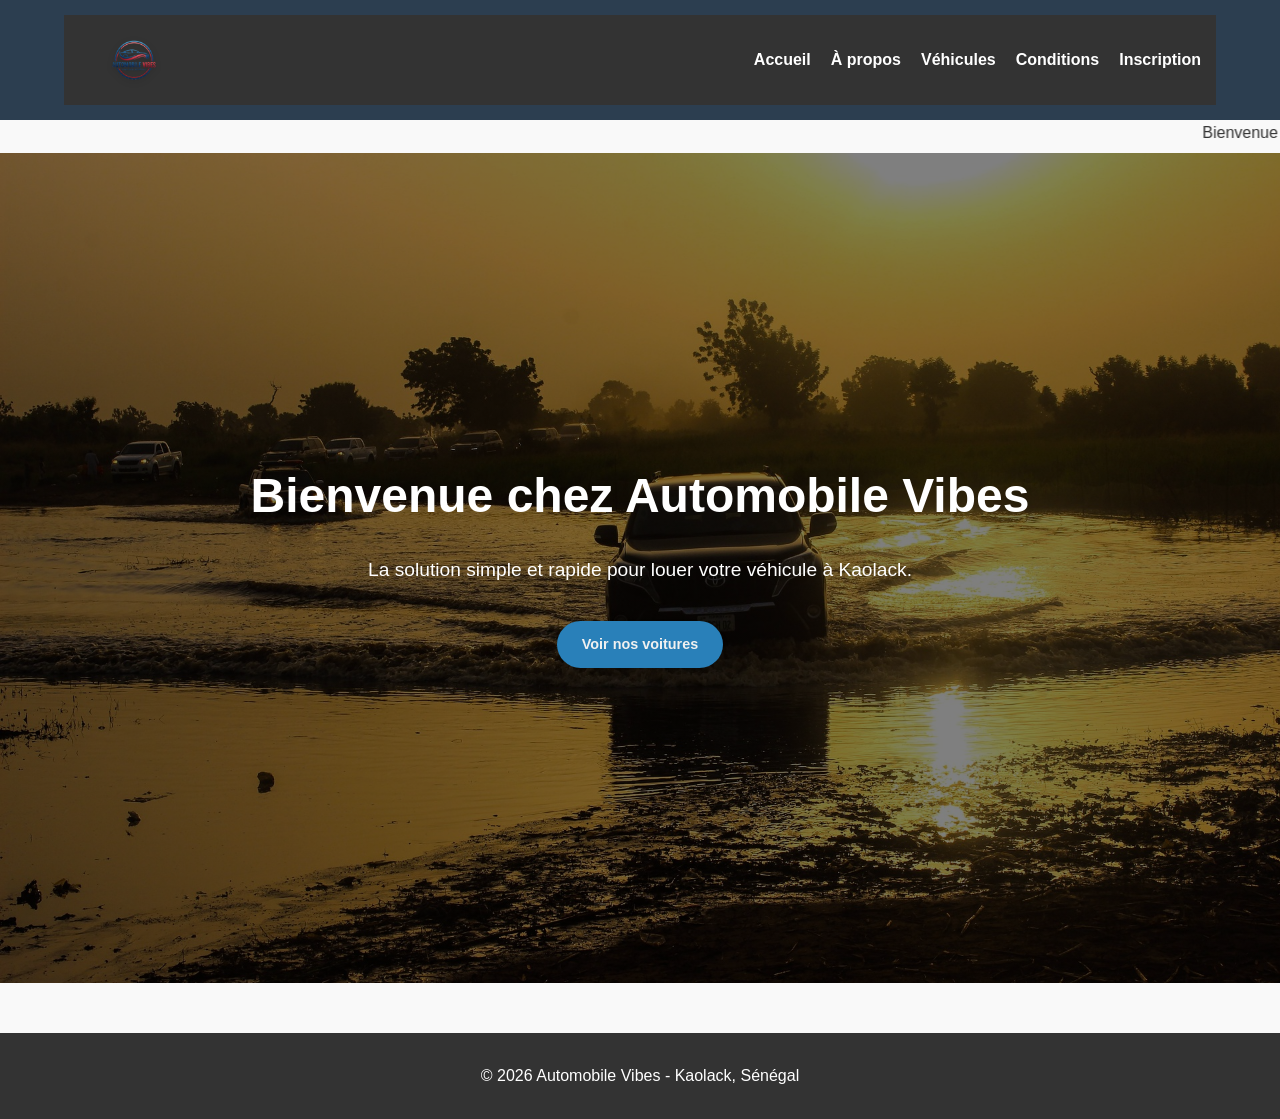
<file: index.html>
<!DOCTYPE html>
<html lang="fr">
<head>
    <meta charset="UTF-8">
    <meta name="viewport" content="width=device-width, initial-scale=1.0">
    <title>Automobile Vibes | Location de Voitures</title>
    <link rel="stylesheet" href="style.css">
</head>
<body>

    <header>
        <nav>
           <a href="index.html" class="logo-wrapper">
            <img src="IMAGE/logo.png" alt="Logo Automobile Vibes">
        </a>
            <ul>
                <li><a href="index.html">Accueil</a></li>
                <li><a href="a-propos.html">À propos</a></li>
                <li><a href="vehicules.html">Véhicules</a></li>
                <li><a href="conditions.html">Conditions</a></li>
                <li><a href="inscription.html">Inscription</a></li>
            </ul>
        </nav>
    </header>
<marquee behavior="scroll" direction="left" scrollamount="6">
        Bienvenue chez Automobile Vibes à Kaolack ! Profitez de nos véhicules récents et fiables pour tous vos déplacements. Réservations ouvertes maintenant !
    </marquee>
    <main>
        <section id="hero">
            <h1>Bienvenue chez Automobile Vibes</h1>
            <p>La solution simple et rapide pour louer votre véhicule à Kaolack.</p>
            <a href="vehicules.html" class="btn">Voir nos voitures</a>
        </section>
    </main>

    <footer>
        <p>&copy; 2026 Automobile Vibes - Kaolack, Sénégal</p>
    </footer>

</body>
</html>
</file>
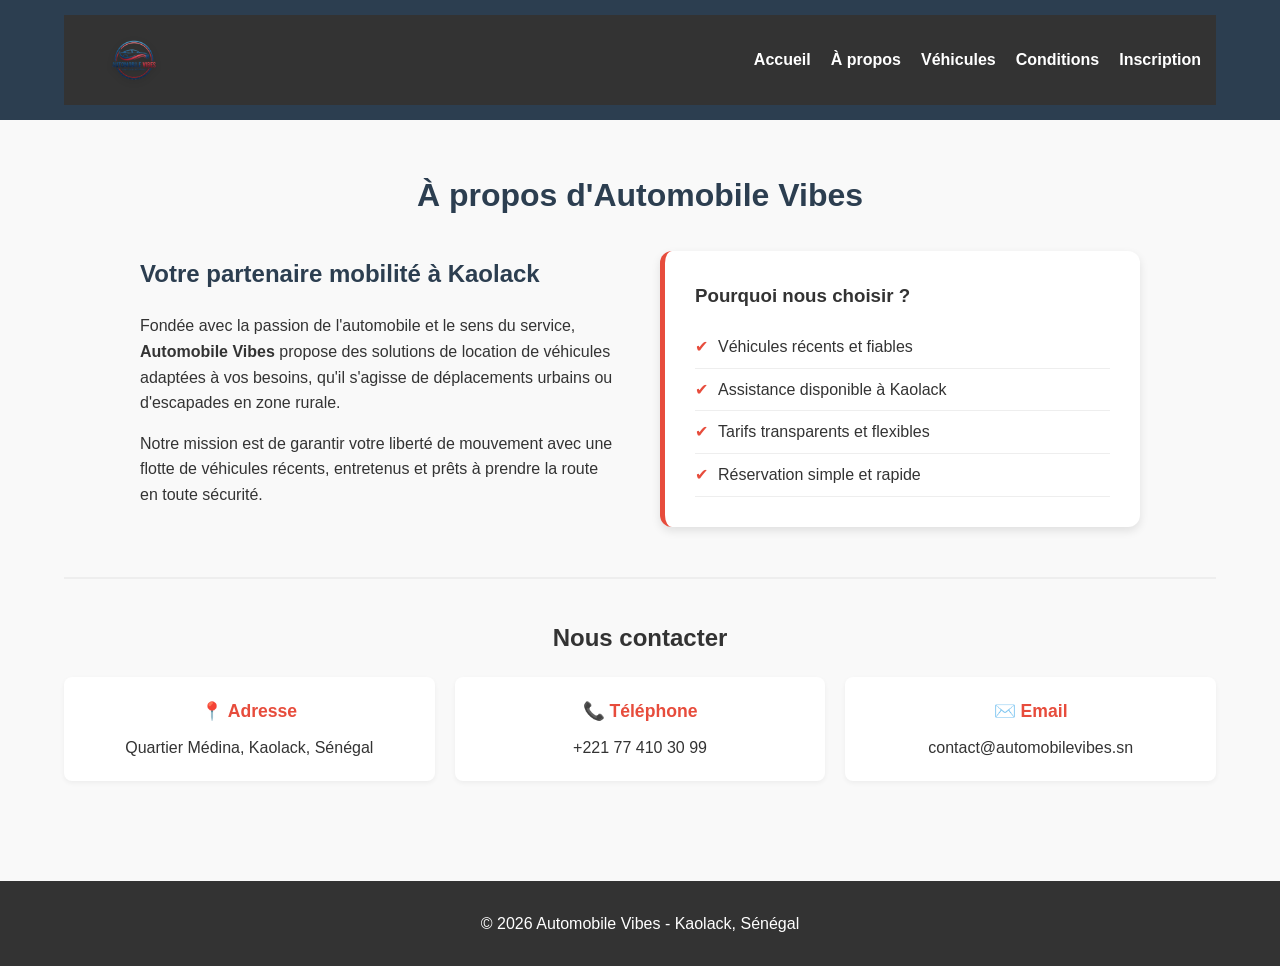
<file: a-propos.html>
<!DOCTYPE html>
<html lang="fr">
<head>
    <meta charset="UTF-8">
    <meta name="viewport" content="width=device-width, initial-scale=1.0">
    <title>À propos | Automobile Vibes</title>
    <link rel="stylesheet" href="style.css">
</head>
<body>

    <header>
        <nav>
            <a href="index.html" class="logo-wrapper">
            <img src="IMAGE/logo.png" alt="Logo Automobile Vibes">
        </a>
            <ul>
                <li><a href="index.html">Accueil</a></li>
                <li><a href="a-propos.html">À propos</a></li>
                <li><a href="vehicules.html">Véhicules</a></li>
                <li><a href="conditions.html">Conditions</a></li>
                <li><a href="inscription.html">Inscription</a></li>
            </ul>
        </nav>
    </header>
    <main class="content-page">
        <h1>À propos d'Automobile Vibes</h1>
        
        <section class="about-section">
            <div class="about-text">
                <h2>Votre partenaire mobilité à Kaolack</h2>
                <p>Fondée avec la passion de l'automobile et le sens du service, <strong>Automobile Vibes</strong> propose des solutions de location de véhicules adaptées à vos besoins, qu'il s'agisse de déplacements urbains ou d'escapades en zone rurale.</p>
                <p>Notre mission est de garantir votre liberté de mouvement avec une flotte de véhicules récents, entretenus et prêts à prendre la route en toute sécurité.</p>
            </div>
            
            <div class="about-features">
                <div class="feature-box">
                    <h3>Pourquoi nous choisir ?</h3>
                    <ul>
                        <li>Véhicules récents et fiables</li>
                        <li>Assistance disponible à Kaolack</li>
                        <li>Tarifs transparents et flexibles</li>
                        <li>Réservation simple et rapide</li>
                    </ul>
                </div>
            </div>
        </section>
                    <!-- Section Contact -->
<section class="contact-section">
    <h2>Nous contacter</h2>
    <div class="contact-grid">
        <div class="contact-item">
            <h3>📍 Adresse</h3>
            <p>Quartier Médina, Kaolack, Sénégal</p>
        </div>
        <div class="contact-item">
            <h3>📞 Téléphone</h3>
            <p>+221 77 410 30 99</p>
        </div>
        <div class="contact-item">
            <h3>✉️ Email</h3>
            <p>contact@automobilevibes.sn</p>
        </div>
    </div>
</section>
    </main>

    <footer>
        <p>&copy; 2026 Automobile Vibes - Kaolack, Sénégal</p>
    </footer>

</body>
</html>
</file>
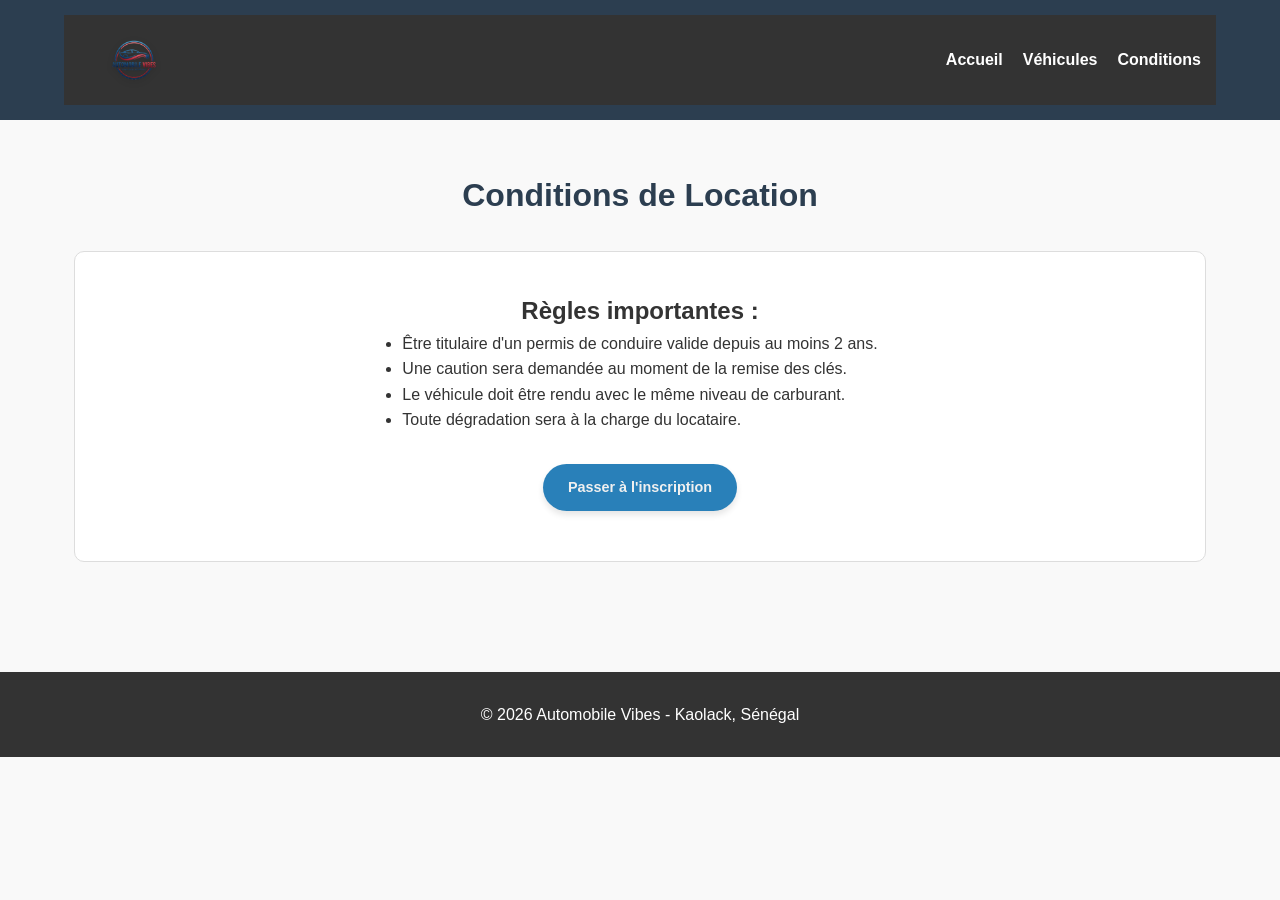
<file: conditions.html>
<!DOCTYPE html>
<html lang="fr">
<head>
    <meta charset="UTF-8">
    <meta name="viewport" content="width=device-width, initial-scale=1.0">
    <title>Conditions de Location | Automobile Vibes</title>
    <link rel="stylesheet" href="style.css">
</head>
<body>

    <header>
        <nav>
            <a href="index.html" class="logo-wrapper">
            <img src="IMAGE/logo.png" alt="Logo Automobile Vibes">
        </a>
            <ul>
                <li><a href="index.html">Accueil</a></li>
                <li><a href="vehicules.html">Véhicules</a></li>
                <li><a href="conditions.html">Conditions</a></li>
            </ul>
        </nav>
    </header>
    <main class="content-page">
        <h1>Conditions de Location</h1>
        <div class="card" style="padding: 40px; text-align: left;">
            <h2>Règles importantes :</h2>
            <ul>
                <li>Être titulaire d'un permis de conduire valide depuis au moins 2 ans.</li>
                <li>Une caution sera demandée au moment de la remise des clés.</li>
                <li>Le véhicule doit être rendu avec le même niveau de carburant.</li>
                <li>Toute dégradation sera à la charge du locataire.</li>
            </ul>
            <br>
            <a href="inscription.html" class="btn">Passer à l'inscription</a>
        </div>
    </main>

    <footer>
        <p>&copy; 2026 Automobile Vibes - Kaolack, Sénégal</p>
    </footer>

</body>
</html>
</file>
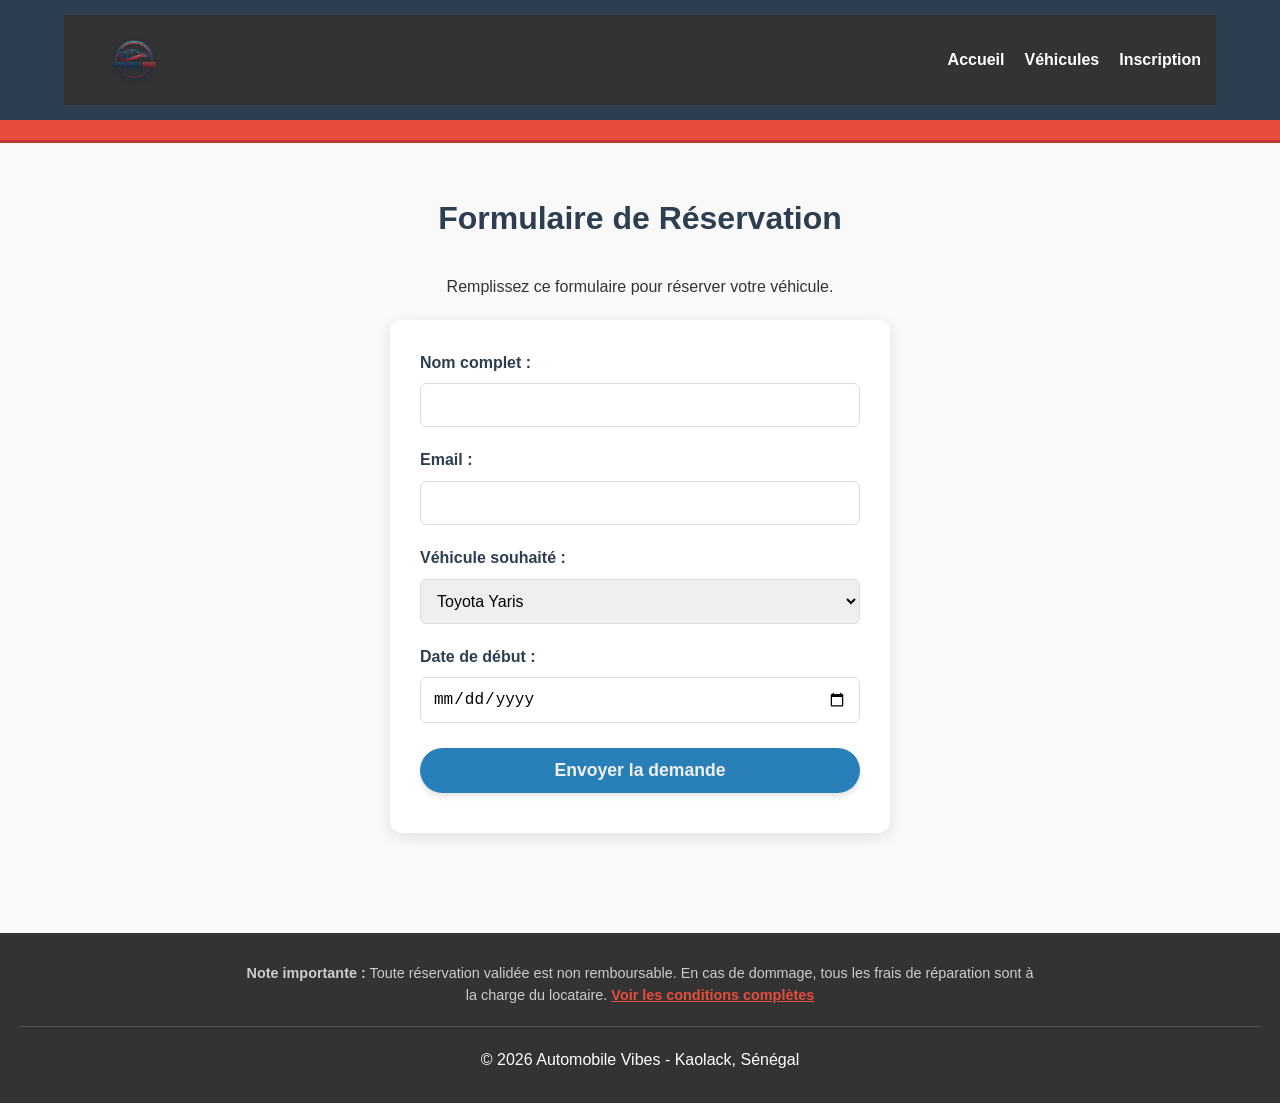
<file: inscription.html>
<!DOCTYPE html>
<html lang="fr">
<head>
    <meta charset="UTF-8">
    <meta name="viewport" content="width=device-width, initial-scale=1.0">
    <title>Inscription | Automobile Vibes</title>
    <link rel="stylesheet" href="style.css">
</head>
<body>

    <header>
        <nav>
        <a href="index.html" class="logo-wrapper">
            <img src="IMAGE/logo.png" alt="Logo Automobile Vibes">
        </a>
            <ul>
                <li><a href="index.html">Accueil</a></li>
                <li><a href="vehicules.html">Véhicules</a></li>
                <li><a href="inscription.html">Inscription</a></li>
            </ul>
        </nav>
    </header>
    <div class="marquee-container">
</div>

    <main class="content-page">
        <h1>Formulaire de Réservation</h1>
        <p style="text-align: center; margin-bottom: 20px;">Remplissez ce formulaire pour réserver votre véhicule.</p>

        <form class="booking-form" action="#" method="post">
            <div class="form-group">
                <label for="name">Nom complet :</label>
                <input type="text" id="name" name="name" required>
            </div>

            <div class="form-group">
                <label for="email">Email :</label>
                <input type="email" id="email" name="email" required>
            </div>

            <div class="form-group">
                <label for="car">Véhicule souhaité :</label>
                <select id="car" name="car">
                    <option value="yaris">Toyota Yaris</option>
                    <option value="208">Peugeot 208</option>
                    <option value="hilux">Toyota Hilux</option>
                    <option value="l200">Mitsubishi L200</option>
                    <option value="mercedes">Mercedes Classe E</option>
                    <option value="bmw">BMW Série 5</option>
                </select>
            </div>

            <div class="form-group">
                <label for="date">Date de début :</label>
                <input type="date" id="date" name="date" required>
            </div>

            <button type="submit" class="btn">Envoyer la demande</button>
        </form>
    </main>

  <footer>
    <div class="footer-legal">
        <p><strong>Note importante :</strong> Toute réservation validée est non remboursable. En cas de dommage, tous les frais de réparation sont à la charge du locataire. 
        <a href="conditions.html" style="color: #e74c3c; font-weight: bold; text-decoration: underline;">Voir les conditions complètes</a></p>
    </div>
    <hr style="margin: 20px 0; border: 0; border-top: 1px solid #555;">
    <p>&copy; 2026 Automobile Vibes - Kaolack, Sénégal</p>
</footer>
<script>
    // 1. Récupérer le paramètre "voiture" dans l'URL (ex: ?voiture=yaris)
    const params = new URLSearchParams(window.location.search);
    const voitureChoisie = params.get('voiture');

    // 2. Si une voiture a été choisie, on sélectionne l'option correspondante
    if (voitureChoisie) {
        const select = document.getElementById('car');
        select.value = voitureChoisie;
    }
</script>
</body>
</html>
</file>
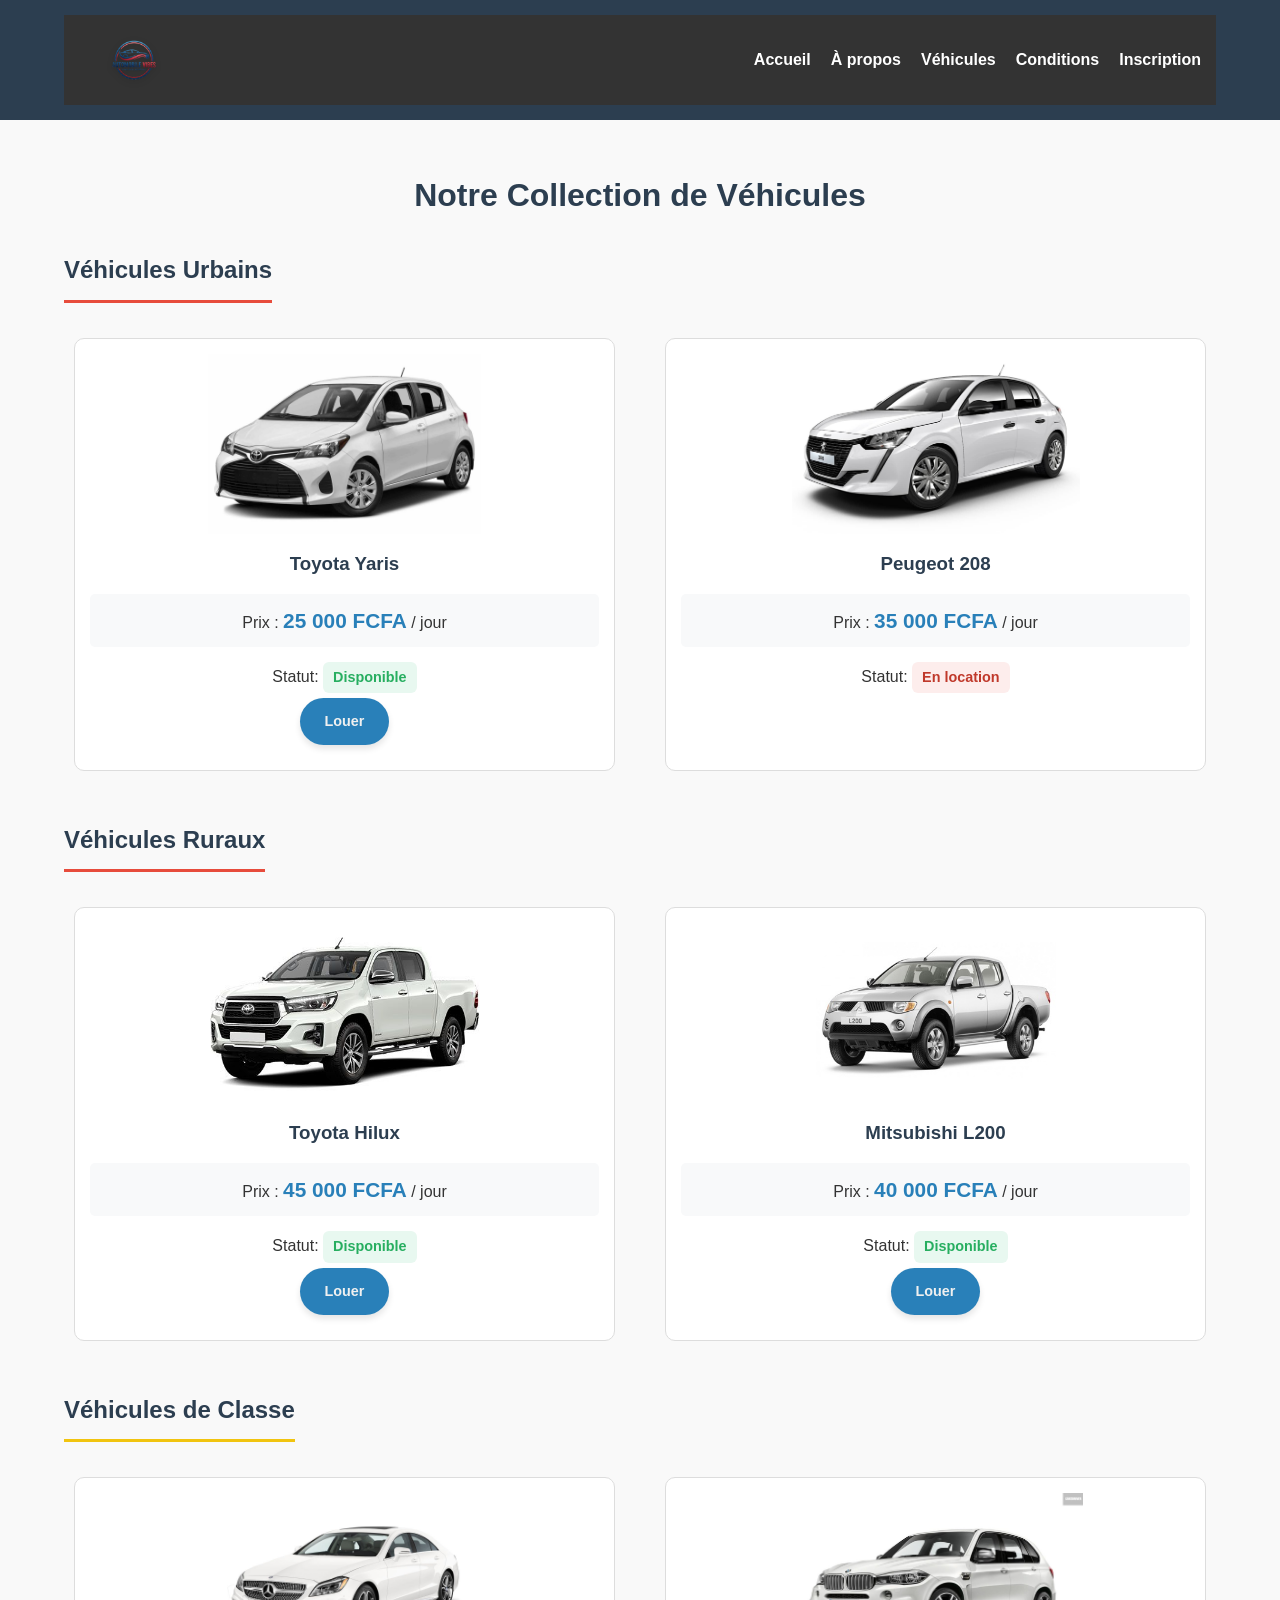
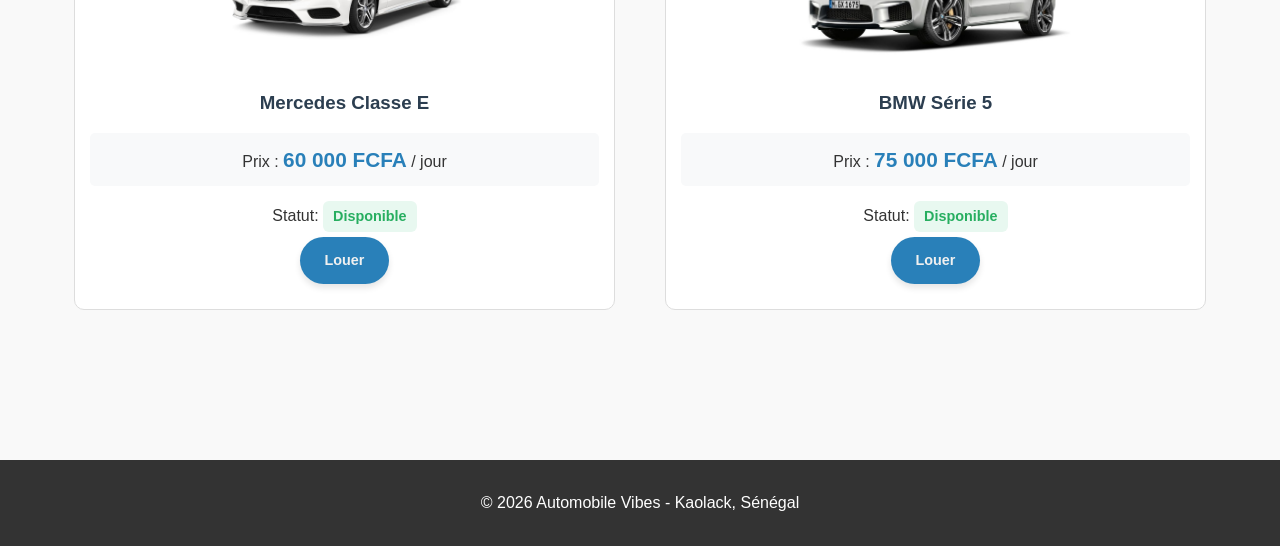
<file: vehicules.html>
<!DOCTYPE html>
<html lang="fr">
<head>
    <meta charset="UTF-8">
    <meta name="viewport" content="width=device-width, initial-scale=1.0">
    <title>Nos Véhicules | Automobile Vibes</title>
    <link rel="stylesheet" href="style.css">
</head>
<body>

    <header>
        <nav>
            <a href="index.html" class="logo-wrapper">
            <img src="IMAGE/logo.png" alt="Logo Automobile Vibes">
        </a>
            <ul>
                <li><a href="index.html">Accueil</a></li>
                <li><a href="a-propos.html">À propos</a></li>
                <li><a href="vehicules.html">Véhicules</a></li>
                <li><a href="conditions.html">Conditions</a></li>
                <li><a href="inscription.html">Inscription</a></li>
            </ul>
        </nav>
    </header>

    <main class="content-page">
        <h1>Notre Collection de Véhicules</h1>

        <!-- Catégorie Urbain -->
        <section class="category-section">
            <h2>Véhicules Urbains</h2>
            <div class="grid-container">
                <!-- Voiture 1 -->
                <article class="card">
                    <img src="IMAGE/Toyota Yaris.jpg" alt="Toyota Yaris" class="car-photo">
                    <div class="card-content">
                        <h3>Toyota Yaris</h3>
                        <div class="tarif">
        <p>Prix : <strong>25 000 FCFA</strong> / jour</p>
    </div>
                        <p>Statut: <span class="status available">Disponible</span></p>
                        <a href="inscription.html?voiture=yaris" class="btn">Louer</a>
                    </div>
                </article>
                <!-- Voiture 2 -->
                <article class="card">
                    <img src="IMAGE/Peugeot 208.jpg" alt="Peugeot 208" class="car-photo">
                    <div class="card-content">
                        <h3>Peugeot 208</h3>
                        <div class="tarif">
        <p>Prix : <strong>35 000 FCFA</strong> / jour</p>
    </div>
                        <p>Statut: <span class="status booked">En location</span></p>
                    </div>
                </article>
            </div>
        </section>

        <!-- Catégorie Rural -->
        <section class="category-section">
            <h2>Véhicules Ruraux</h2>
            <div class="grid-container">
                <!-- Voiture 3 -->
                <article class="card">
                    <img src="IMAGE/Toyota Hilux.jpg" alt="Toyota Hilux" class="car-photo">
                    <div class="card-content">
                        <h3>Toyota Hilux</h3>
                        <div class="tarif">
        <p>Prix : <strong>45 000 FCFA</strong> / jour</p>
    </div>
                        <p>Statut: <span class="status available">Disponible</span></p>
                        <a href="inscription.html?voiture=hilux" class="btn">Louer</a>
                    </div>
                </article>
                <!-- Voiture 4 -->
                <article class="card">
                    <img src="IMAGE/Mitsubishi L200.jpg" alt="Mitsubishi L200" class="car-photo">
                    <div class="card-content">
                        <h3>Mitsubishi L200</h3>
                        <div class="tarif">
        <p>Prix : <strong>40 000 FCFA</strong> / jour</p>
    </div>
                        <p>Statut: <span class="status available">Disponible</span></p>
                        <a href="inscription.html?voiture=l200" class="btn">Louer</a>
                    </div>
                </article>
            </div>
        </section>
        <!-- Catégorie Classe (Luxe) -->
<section class="category-section">
    <h2> Véhicules de Classe</h2>
    <div class="grid-container">
        <!-- Voiture 5 -->
        <article class="card">
            <img src="IMAGE/Mercedes Classe E.jpg" alt="Mercedes Classe E" class="car-photo">
            <div class="card-content">
                <h3>Mercedes Classe E</h3>
                <div class="tarif">
        <p>Prix : <strong>60 000 FCFA</strong> / jour</p>
    </div>
                <p>Statut: <span class="status available">Disponible</span></p>
              <a href="inscription.html?voiture=mercedes" class="btn">Louer</a>
            </div>
        </article>
        <!-- Voiture 6 -->
        <article class="card">
            <img src="IMAGE/BMW Série 5.jpg" alt="BMW Série 5" class="car-photo">
            <div class="card-content">
                <h3>BMW Série 5</h3>
                <div class="tarif">
        <p>Prix : <strong>75 000 FCFA</strong> / jour</p>
    </div>
                <p>Statut: <span class="status available">Disponible</span></p>
                <a href="inscription.html?voiture=bmw" class="btn">Louer</a>
            </div>
        </article>
    </div>
</section>
    </main>

    <footer>
        <p>&copy; 2026 Automobile Vibes - Kaolack, Sénégal</p>
    </footer>

</body>
</html>
</file>
<file: style.css>
/* --- 1. Reset et style global --- */
* { margin: 0; padding: 0; box-sizing: border-box; }
body { font-family: 'Segoe UI', Tahoma, Geneva, Verdana, sans-serif; line-height: 1.6; color: #333; background-color: #f9f9f9; }

/* --- 2. Navigation --- */
header { background: #2c3e50; color: white; padding: 1rem 5%; position: sticky; top: 0; z-index: 1000; }
nav { display: flex; justify-content: space-between; align-items: center; }
.logo { font-size: 1.5rem; font-weight: bold; }
nav ul { display: flex; list-style: none; gap: 20px; }
nav a { color: white; text-decoration: none; font-weight: bold; }
nav a:hover { color: #e74c3c; }

/* --- 3. Section Hero (Accueil) --- */
#hero {
    height: calc(100vh - 70px);
    display: flex; flex-direction: column; justify-content: center; align-items: center;
    text-align: center;
    background: linear-gradient(rgba(0,0,0,0.5), rgba(0,0,0,0.5)), url('IMAGE/bg1.jpg');
    background-size: cover; background-position: center;
    color: white; padding: 0 5%;
}
#hero h1 { font-size: 3rem; margin-bottom: 20px; }
#hero p { font-size: 1.2rem; margin-bottom: 30px; }

/* --- 4. Mise en page des pages intérieures --- */
.content-page { padding: 50px 5%; }
.category-section { margin-bottom: 40px; }
.category-section h2 { margin-bottom: 25px; border-bottom: 3px solid #e74c3c; padding-bottom: 10px; display: inline-block; color: #2c3e50; }

.grid-container { 
    display: grid; 
    grid-template-columns: repeat(auto-fit, minmax(280px, 1fr)); 
    gap: 30px; 
}

/* --- 5. Cartes de voitures (Collection) --- */
.card {
    background: #fff;
    border: 1px solid #ddd;
    border-radius: 12px;
    padding: 20px;
    display: flex;
    flex-direction: column;
    align-items: center;
    transition: transform 0.3s ease, box-shadow 0.3s ease;
}
.card:hover {
    transform: translateY(-8px);
    box-shadow: 0 10px 20px rgba(0,0,0,0.15);
}

.car-photo {
    width: 100%;
    height: 180px;
    object-fit: contain;
    margin-bottom: 15px;
    border-radius: 8px;
}

.card-content { text-align: center; width: 100%; }
.card-content h3 { margin-bottom: 10px; color: #2c3e50; }

/* --- 6. Boutons et Statuts --- */
.status { font-weight: bold; padding: 4px 10px; border-radius: 6px; display: inline-block; font-size: 0.9rem; }
.available { color: #27ae60; background: #e8f8f0; }
.booked { color: #c0392b; background: #fdedec; }

.btn {
    display: inline-block;
    padding: 8px 16px;
    background-color: #2980b9;
    color: white;
    text-decoration: none;
    border-radius: 5px;
    font-weight: bold;
    font-size: 0.9rem;
    text-align: center;
    transition: background 0.3s;
    
    /* Ajoute cette ligne */
    margin: 10px 0; 
}
.btn:hover {
    background-color: #1a5276; /* Un bleu plus foncé au survol */
}
/* --- 7. Pied de page & Responsive --- */
footer { background: #333; color: white; text-align: center; padding: 20px; margin-top: 50px; }

@media (max-width: 768px) {
    nav { flex-direction: column; gap: 15px; }
    #hero h1 { font-size: 2rem; }
}
/* Couleur spécifique pour le titre de la catégorie Classe */
.category-section:nth-of-type(3) h2 { 
    border-bottom: 3px solid #f1c40f; /* Une couleur dorée pour le luxe */
}
/* --- Style spécifique pour la page Conditions --- */
.content-page h1 {
    color: #2c3e50;
    margin-bottom: 30px;
    text-align: center;
}

/* On personnalise la carte de conditions pour qu'elle soit plus large et lisible */
.conditions-card {
    background: #fff;
    padding: 40px;
    border-radius: 12px;
    box-shadow: 0 5px 15px rgba(0,0,0,0.05);
    max-width: 800px;
    margin: 0 auto;
}

/* Style pour la liste des règles */
.conditions-list {
    list-style: none; /* Enlève les puces par défaut */
    margin: 20px 0;
}

.conditions-list li {
    padding: 15px;
    border-bottom: 1px solid #eee;
    display: flex;
    align-items: center;
}

/* Ajout d'une petite icône ou puce stylisée */
.conditions-list li::before {
    content: "✓";
    color: #27ae60;
    font-weight: bold;
    margin-right: 15px;
}
/* Style pour la mise en page "À propos" */
.about-section {
    display: flex;
    flex-wrap: wrap;
    gap: 40px;
    align-items: center;
    max-width: 1000px;
    margin: 0 auto;
}

.about-text { flex: 1; min-width: 300px; }
.about-text h2 { margin-bottom: 20px; color: #2c3e50; }
.about-text p { margin-bottom: 15px; }

.about-features { flex: 1; min-width: 300px; }
.feature-box {
    background: #fff;
    padding: 30px;
    border-radius: 12px;
    border-left: 5px solid #e74c3c;
    box-shadow: 0 4px 10px rgba(0,0,0,0.1);
}

.feature-box ul { list-style: none; margin-top: 15px; }
.feature-box ul li { padding: 8px 0; border-bottom: 1px solid #eee; }
.feature-box ul li::before { content: "✔"; color: #e74c3c; margin-right: 10px; }
/* Style de la section Contact */
.contact-section {
    margin-top: 50px;
    padding-top: 40px;
    border-top: 2px solid #eee;
    text-align: center;
}

.contact-grid {
    display: grid;
    grid-template-columns: repeat(auto-fit, minmax(200px, 1fr));
    gap: 20px;
    margin-top: 20px;
}

.contact-item {
    background: #fff;
    padding: 20px;
    border-radius: 8px;
    box-shadow: 0 2px 5px rgba(0,0,0,0.05);
}

.contact-item h3 {
    font-size: 1.1rem;
    color: #e74c3c;
    margin-bottom: 10px;
}
/* Style du formulaire */
.booking-form {
    max-width: 500px;
    margin: 0 auto;
    background: #fff;
    padding: 30px;
    border-radius: 12px;
    box-shadow: 0 4px 15px rgba(0,0,0,0.1);
}

.form-group { margin-bottom: 20px; }

.form-group label {
    display: block;
    margin-bottom: 8px;
    font-weight: bold;
    color: #2c3e50;
}

.form-group input, .form-group select {
    width: 100%;
    padding: 12px;
    border: 1px solid #ddd;
    border-radius: 6px;
    font-size: 1rem;
}

.booking-form button {
    width: 100%;
    border: none;
    cursor: pointer;
    font-size: 1.1rem;
}
/* Style du pied de page légal */
footer { 
    background: #333; 
    color: white; 
    text-align: center; 
    padding: 30px 20px; 
    margin-top: 50px; 
}

.footer-legal {
    max-width: 800px;
    margin: 0 auto;
    font-size: 0.9rem;
    line-height: 1.5;
    color: #ccc;
}

.footer-legal a:hover {
    color: white; /* Petit effet au survol du lien */
}
/* --- Style du Header et Logo --- */

/* Assure-toi que ton header a une hauteur fixe ou un padding suffisant */
header {
    background: #2c3e50;
    color: white;
    padding: 10px 5%; /* Ajuste le padding vertical si besoin */
}

/* Le conteneur du lien autour de l'image */
.logo-wrapper {
    display: flex;
    align-items: center;
    text-decoration: none;
    height: 60px; /* Force une hauteur pour correspondre à la taille de l'image souhaitée */
}

/* C'est ICI que l'on contrôle la taille du logo */
.logo-wrapper img {
    max-height: 100%; /* L'image prendra toute la hauteur du conteneur (.logo-wrapper) */
    width: auto;      /* Garde les proportions de l'image */
    display: block;
}

/* Optionnel : Un petit effet au survol du logo */
.logo-wrapper img:hover {
    opacity: 0.9;
}

/* Pour s'assurer que le logo et le menu sont bien côte à côte */
nav {
    display: flex;
    justify-content: space-between; /* Logo à gauche, menu à droite */
    align-items: center;
}

/* Style du menu ul (pour rappel) */
nav ul {
    display: flex;
    gap: 20px;
    list-style: none;
}
/* Style du bandeau défilant */
.marquee-container {
    background-color: #e74c3c; /* Rouge dynamique */
    color: white;
    padding: 10px 0;
    font-size: 1.1rem;
    font-weight: bold;
    overflow: hidden; /* Empêche le texte de dépasser */
    white-space: nowrap; /* Garde le texte sur une seule ligne */
    border-bottom: 3px solid #c0392b;
}

.marquee-container marquee {
    width: 100%;
}
/* Ajustez la hauteur du header principal si besoin pour qu'il soit plus grand */
header {
    padding: 15px 5%; /* Plus de padding pour un header plus haut */
}

/* Agrandit le logo */
nav .logo-wrapper img {
    height: 100px;      /* Logo très grand de 100px de haut */
    width: auto;
    display: block;
    /* Ajoute une ombre légère pour le détacher si le fond est clair */
    filter: drop-shadow(0px 2px 3px rgba(0,0,0,0.2)); 
}
/* Style global des cartes */
.card {
    border: 1px solid #ddd;
    border-radius: 10px;
    padding: 15px;
    margin: 10px;
    text-align: center;
    background-color: #fff;
    transition: transform 0.3s;
}

/* Style spécifique pour le bloc tarif */
.tarif {
    margin: 15px 0;
    padding: 10px;
    background-color: #f8f9fa; /* Fond gris très clair */
    border-radius: 5px;
}

.tarif strong {
    color: #2980b9; /* Couleur bleue pour faire ressortir le prix */
    font-size: 1.3rem;
}

/* Ajustement de ton bouton (pour qu'il ne soit pas trop collé au prix) */
.btn {
    display: inline-block;
    padding: 8px 16px;
    background-color: #2980b9;
    color: white;
    text-decoration: none;
    border-radius: 5px;
    font-weight: bold;
    font-size: 0.9rem;
    margin-top: 5px;
}
/* Style pour la barre de navigation */
nav {
    background-color: #333; /* Fond sombre pour le menu */
    padding: 15px;
    text-align: center;
}

/* Style moderne pour tous les boutons */
.nav-link, .btn {
    display: inline-block;
    padding: 12px 25px;
    background-color: #2980b9; /* Bleu principal */
    color: #f0f0f0 !important; /* Couleur gris clair */
    text-decoration: none !important;
    border-radius: 50px; 
    font-weight: bold;
    font-family: 'Segoe UI', sans-serif;
    transition: all 0.4s ease; 
    border: none;
    box-shadow: 0 4px 6px rgba(0,0,0,0.1); 
}

/* Effet au survol de la souris */
.nav-link:hover, .btn:hover {
    background-color: #1c5980; 
    color: #ffffff !important; /* Le texte devient blanc pur au survol pour plus de contraste */
    transform: translateY(-3px); 
    box-shadow: 0 6px 12px rgba(0,0,0,0.2); 
}
</file>
